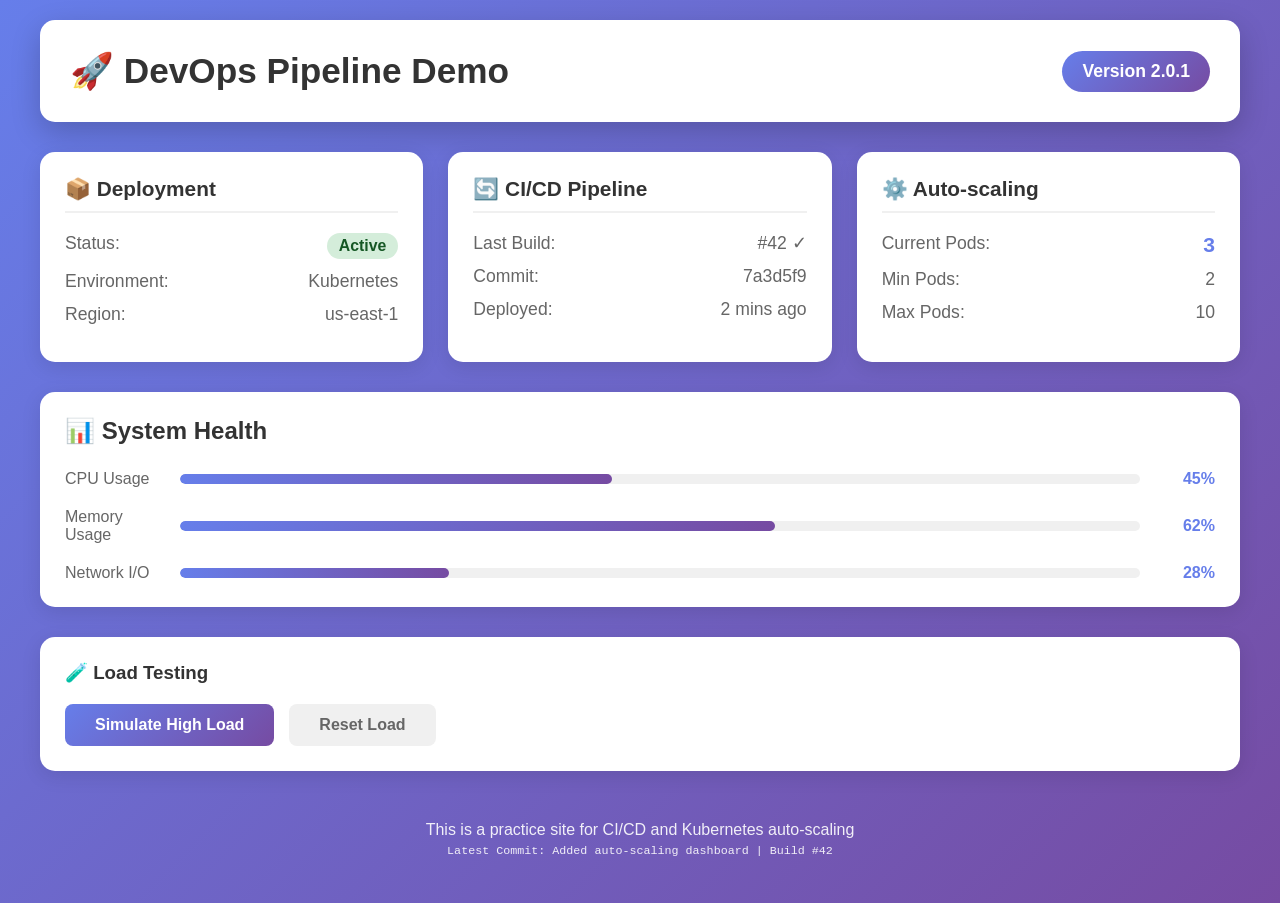
<file: index.html>
<!DOCTYPE html>
<html lang="en">

<head>
    <meta charset="UTF-8">
    <meta name="viewport" content="width=device-width, initial-scale=1.0">
    <title>DevOps CI/CD Demo</title>
    <link rel="stylesheet" href="style.css">
</head>

<body>
    <div class="container">
        <!-- Header -->
        <header class="header">
            <h1>🚀 DevOps Pipeline Demo</h1>
            <div class="badge">Version 2.0.1</div>
        </header>

        <!-- Main Content -->
        <main>
            <!-- Status Cards -->
            <div class="card-grid">
                <div class="card">
                    <h3>📦 Deployment</h3>
                    <div class="status-item">
                        <span>Status:</span>
                        <span class="status-badge success">Active</span>
                    </div>
                    <div class="status-item">
                        <span>Environment:</span>
                        <span>Kubernetes</span>
                    </div>
                    <div class="status-item">
                        <span>Region:</span>
                        <span>us-east-1</span>
                    </div>
                </div>

                <div class="card">
                    <h3>🔄 CI/CD Pipeline</h3>
                    <div class="status-item">
                        <span>Last Build:</span>
                        <span class="success">#42 ✓</span>
                    </div>
                    <div class="status-item">
                        <span>Commit:</span>
                        <span>7a3d5f9</span>
                    </div>
                    <div class="status-item">
                        <span>Deployed:</span>
                        <span>2 mins ago</span>
                    </div>
                </div>

                <div class="card">
                    <h3>⚙️ Auto-scaling</h3>
                    <div class="status-item">
                        <span>Current Pods:</span>
                        <span class="highlight">3</span>
                    </div>
                    <div class="status-item">
                        <span>Min Pods:</span>
                        <span>2</span>
                    </div>
                    <div class="status-item">
                        <span>Max Pods:</span>
                        <span>10</span>
                    </div>
                </div>
            </div>

            <!-- System Health -->
            <div class="health-section">
                <h2>📊 System Health</h2>
                <div class="health-grid">
                    <div class="health-item">
                        <span>CPU Usage</span>
                        <div class="progress-bar">
                            <div class="progress-fill" style="width: 45%"></div>
                        </div>
                        <span class="percentage">45%</span>
                    </div>
                    <div class="health-item">
                        <span>Memory Usage</span>
                        <div class="progress-bar">
                            <div class="progress-fill" style="width: 62%"></div>
                        </div>
                        <span class="percentage">62%</span>
                    </div>
                    <div class="health-item">
                        <span>Network I/O</span>
                        <div class="progress-bar">
                            <div class="progress-fill" style="width: 28%"></div>
                        </div>
                        <span class="percentage">28%</span>
                    </div>
                </div>
            </div>

            <!-- Test Controls -->
            <div class="test-controls">
                <h3>🧪 Load Testing</h3>
                <div class="button-group">
                    <button class="btn btn-primary" onclick="alert('Load test initiated! Check HPA scaling in K8s')">
                        Simulate High Load
                    </button>
                    <button class="btn btn-secondary" onclick="alert('Load reset. Pods will scale down')">
                        Reset Load
                    </button>
                </div>
            </div>
        </main>

        <!-- Footer -->
        <footer class="footer">
            <p>This is a practice site for CI/CD and Kubernetes auto-scaling</p>
            <p class="commit-info">Latest Commit: Added auto-scaling dashboard | Build #42</p>
        </footer>
    </div>
</body>

</html>
</file>
<file: style.css>
/* Reset and Base Styles */
* {
    margin: 0;
    padding: 0;
    box-sizing: border-box;
}

body {
    font-family: -apple-system, BlinkMacSystemFont, 'Segoe UI', Roboto, Oxygen, Ubuntu, sans-serif;
    background: linear-gradient(135deg, #667eea 0%, #764ba2 100%);
    min-height: 100vh;
    padding: 20px;
}

.container {
    max-width: 1200px;
    margin: 0 auto;
}

/* Header Styles */
.header {
    background: white;
    border-radius: 15px;
    padding: 30px;
    margin-bottom: 30px;
    box-shadow: 0 10px 30px rgba(0, 0, 0, 0.2);
    display: flex;
    justify-content: space-between;
    align-items: center;
}

.header h1 {
    color: #333;
    font-size: 2.2em;
}

.badge {
    background: linear-gradient(135deg, #667eea 0%, #764ba2 100%);
    color: white;
    padding: 10px 20px;
    border-radius: 30px;
    font-weight: bold;
    font-size: 1.1em;
}

/* Card Grid */
.card-grid {
    display: grid;
    grid-template-columns: repeat(auto-fit, minmax(300px, 1fr));
    gap: 25px;
    margin-bottom: 30px;
}

.card {
    background: white;
    border-radius: 15px;
    padding: 25px;
    box-shadow: 0 5px 20px rgba(0, 0, 0, 0.1);
    transition: transform 0.3s;
}

.card:hover {
    transform: translateY(-5px);
}

.card h3 {
    color: #333;
    margin-bottom: 20px;
    font-size: 1.3em;
    border-bottom: 2px solid #f0f0f0;
    padding-bottom: 10px;
}

.status-item {
    display: flex;
    justify-content: space-between;
    margin-bottom: 12px;
    color: #666;
    font-size: 1.1em;
}

.status-badge {
    padding: 4px 12px;
    border-radius: 20px;
    font-weight: bold;
    font-size: 0.9em;
}

.status-badge.success {
    background: #d4edda;
    color: #155724;
}

.highlight {
    color: #667eea;
    font-weight: bold;
    font-size: 1.2em;
}

/* Health Section */
.health-section {
    background: white;
    border-radius: 15px;
    padding: 25px;
    margin-bottom: 30px;
    box-shadow: 0 5px 20px rgba(0, 0, 0, 0.1);
}

.health-section h2 {
    color: #333;
    margin-bottom: 25px;
}

.health-grid {
    display: grid;
    gap: 20px;
}

.health-item {
    display: grid;
    grid-template-columns: 100px 1fr 60px;
    align-items: center;
    gap: 15px;
}

.health-item span:first-child {
    color: #666;
    font-weight: 500;
}

.percentage {
    color: #667eea;
    font-weight: bold;
    text-align: right;
}

.progress-bar {
    background: #f0f0f0;
    height: 10px;
    border-radius: 10px;
    overflow: hidden;
}

.progress-fill {
    height: 100%;
    background: linear-gradient(90deg, #667eea 0%, #764ba2 100%);
    border-radius: 10px;
    transition: width 0.3s;
}

/* Test Controls */
.test-controls {
    background: white;
    border-radius: 15px;
    padding: 25px;
    margin-bottom: 30px;
    box-shadow: 0 5px 20px rgba(0, 0, 0, 0.1);
}

.test-controls h3 {
    color: #333;
    margin-bottom: 20px;
}

.button-group {
    display: flex;
    gap: 15px;
    flex-wrap: wrap;
}

.btn {
    padding: 12px 30px;
    border: none;
    border-radius: 8px;
    font-size: 1em;
    font-weight: 600;
    cursor: pointer;
    transition: all 0.3s;
}

.btn-primary {
    background: linear-gradient(135deg, #667eea 0%, #764ba2 100%);
    color: white;
}

.btn-primary:hover {
    transform: translateY(-2px);
    box-shadow: 0 5px 15px rgba(102, 126, 234, 0.4);
}

.btn-secondary {
    background: #f0f0f0;
    color: #666;
}

.btn-secondary:hover {
    background: #e0e0e0;
}

/* Footer */
.footer {
    text-align: center;
    color: white;
    padding: 20px;
}

.footer p {
    margin-bottom: 5px;
    opacity: 0.9;
}

.commit-info {
    font-size: 0.9em;
    opacity: 0.8;
    font-family: monospace;
}

/* Responsive Design */
@media (max-width: 768px) {
    .header {
        flex-direction: column;
        text-align: center;
        gap: 15px;
    }

    .header h1 {
        font-size: 1.8em;
    }

    .card-grid {
        grid-template-columns: 1fr;
    }

    .health-item {
        grid-template-columns: 1fr;
        gap: 5px;
    }

    .button-group {
        flex-direction: column;
    }

    .btn {
        width: 100%;
    }
}
</file>
